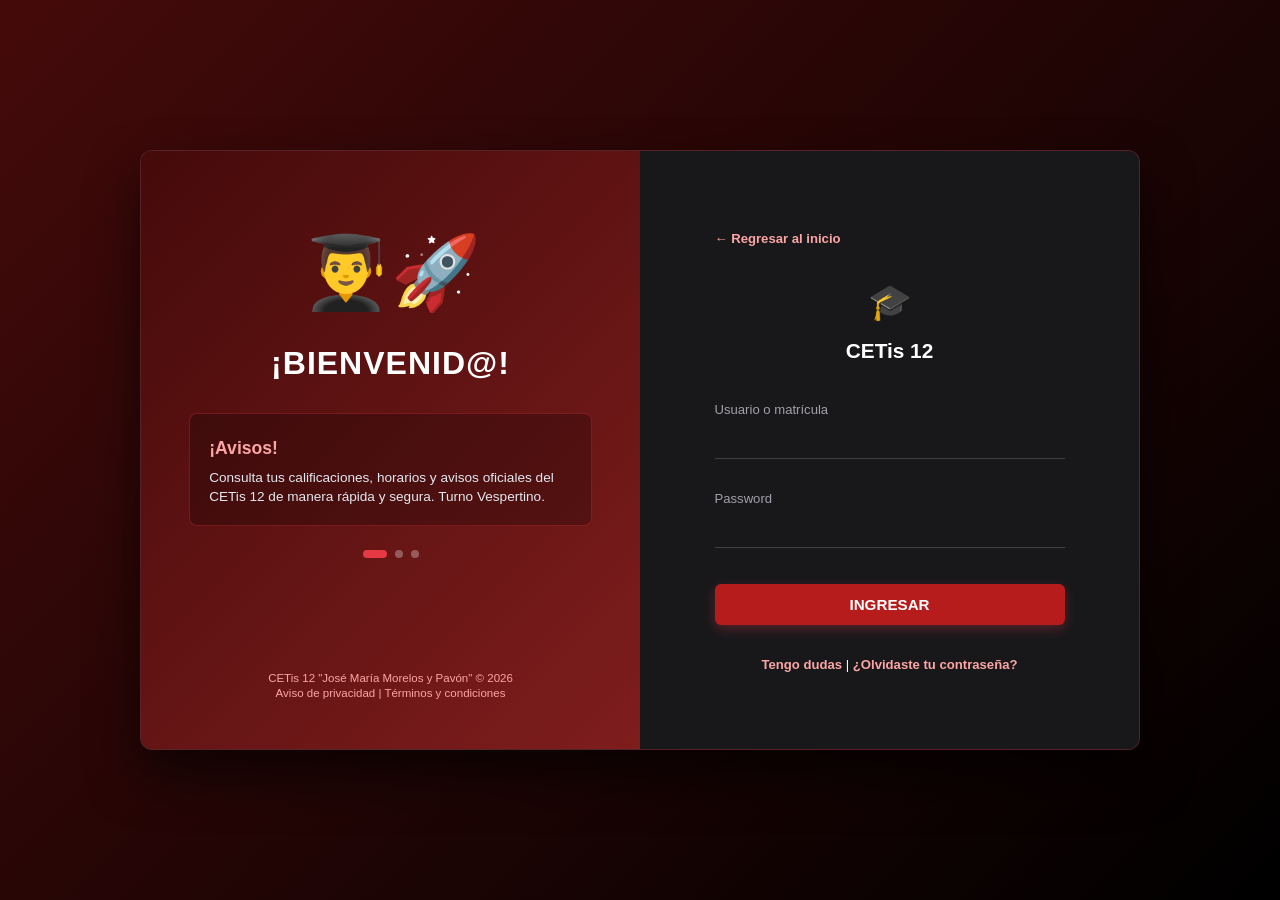
<file: login.html>
<!DOCTYPE html>
<html lang="es">
<head>
    <meta charset="UTF-8">
    <meta name="viewport" content="width=device-width, initial-scale=1.0">
    <title>Portal de Alumnos - CETis 12</title>
    <link rel="stylesheet" href="styles.css">
</head>
<body class="cbtis-login-body">

    <!-- Contenedor principal de dos columnas -->
    <div class="cbtis-login-container">

        <!-- LADO IZQUIERDO: Panel Azul con Bienvenida e Ilustración -->
        <div class="cbtis-left-panel">
            <div class="cbtis-left-content">
                
                <div class="cbtis-illustration-box">
                    <div class="cbtis-badge-icon">👨‍🎓🚀</div>
                    <h2>¡BIENVENID@!</h2>
                </div>

                <div class="cbtis-notices-box">
                    <h3>¡Avisos!</h3>
                    <p>Consulta tus calificaciones, horarios y avisos oficiales del CETis 12 de manera rápida y segura. Turno Vespertino.</p>
                </div>

                <div class="cbtis-slider-dots">
                    <span class="cbtis-dot active"></span>
                    <span class="cbtis-dot"></span>
                    <span class="cbtis-dot"></span>
                </div>
            </div>

            <div class="cbtis-left-footer">
                CETis 12 "José María Morelos y Pavón" &copy; 2026<br>
                <span>Aviso de privacidad | Términos y condiciones</span>
            </div>
        </div>

        <!-- LADO DERECHO: Panel Blanco con el Formulario de Acceso -->
        <div class="cbtis-right-panel">
            <div class="cbtis-login-wrapper">
                
                <div class="login-back-container">
                    <a href="index.html" class="cbtis-back-link">← Regresar al inicio</a>
                </div>

                <div class="cbtis-logo-header">
                    <div class="login-logo-emoji">🎓</div>
                    <h1>CETis <strong>12</strong></h1>
                </div>

                <form id="form-login" action="#" method="POST">
                    
                    <div class="cbtis-input-group">
                        <label for="usuario">Usuario o matrícula</label>
                        <input type="text" id="usuario" name="usuario" required>
                    </div>

                    <div class="cbtis-input-group">
                        <label for="password">Password</label>
                        <input type="password" id="password" name="password" required>
                    </div>

                    <button type="submit" class="cbtis-btn-ingresar">INGRESAR</button>

                </form>

                <div class="cbtis-login-help">
                    <a href="#">Tengo dudas</a> | <a href="#">¿Olvidaste tu contraseña?</a>
                </div>

            </div>
        </div>

    </div>

    <script src="script.js"></script>
</body>
</html>
</file>
<file: styles.css>
/* ======================================================================
   PALETA DE COLORES INSTITUCIONALES - CETis 12 (Uniforme / Guinda / Rojo)
   ====================================================================== */
:root {
    --cetis-rojo-vivo: #e63946;       /* Rojo vivo deportivo / acentos */
    --cetis-rojo-fuerte: #b71c1c;     /* Rojo institucional fuerte */
    --cetis-vino: #7f1d1d;          /* Tono vino elegante */
    --cetis-vino-oscuro: #450a0a;   /* Vino muy oscuro / casi negro */
    --cetis-negro: #000000;         /* Fondo negro azabache principal */
    --cetis-blanco: #f8fafc;        /* Texto y detalles claros */
    --cetis-card-bg: #18181b;       /* Fondo de tarjetas oscuro estilizado */
}

/* ======================================================================
   ESTILOS GENERALES Y PORTADA - CETis 12
   ====================================================================== */
*{
    box-sizing: border-box; /* Incluye bordes y rellenos en el ancho y alto total */
    margin: 0;              /* Elimina los márgenes predeterminados de la página */
    padding: 0;             /* Elimina los rellenos internos predeterminados */
}

body {
    font-family: 'Segoe UI', Tahoma, Geneva, Verdana, sans-serif; /* Tipografía principal limpia y moderna */
    color: var(--cetis-blanco);           /* Color de texto base claro */
    background-color: var(--cetis-negro); /* Color de fondo general negro azabache */
    line-height: 1.6;                     /* Espaciado de línea cómodo para la lectura */
}

/* --------------------------------------------------------------------
   BARRA SUPERIOR DE CONTACTO
   -------------------------------------------------------------------- */
.top-bar {
    background-color: var(--cetis-vino-oscuro); /* Fondo vino oscuro institucional para la franja superior */
    color: #cbd5e1;                           /* Color de texto gris claro secundario */
    font-size: 0.82rem;                       /* Tamaño de fuente pequeño y sutil */
    padding: 0.5rem 2rem;                     /* Relleno interno superior/inferior y lateral */
    border-bottom: 1px solid rgba(230, 57, 70, 0.2); /* Línea divisoria inferior translúcida con acento rojo */
}

.top-bar-container {
    max-width: 1200px;     /* Ancho máximo estructurado para mantener simetría */
    margin: 0 auto;        /* Centra horizontalmente el contenedor */
    display: flex;         /* Activa el diseño flexible */
    justify-content: space-between; /* Distribuye el espacio entre los elementos internos */
    align-items: center;   /* Centra verticalmente los elementos */
}

.top-contacts {
    display: flex;         /* Distribuye los datos de contacto en fila horizontal */
    gap: 2rem;             /* Separación horizontal entre los elementos */
}

.top-item.whatsapp {
    color: #4ade80;        /* Color verde característico para destacar WhatsApp */
}

/* ======================================================================
   BARRA DE NAVEGACIÓN RESPONSIVA
   ====================================================================== */
.navbar {
    background-color: var(--cetis-negro); /* Fondo negro azabache para el menú de navegación */
    border-bottom: 1px solid rgba(230, 57, 70, 0.3); /* Borde inferior sutil con acento rojo */
    position: sticky;            /* Fija la barra en la parte superior al hacer scroll */
    top: 0;                      /* Posición de anclaje exacto en la parte superior */
    z-index: 1000;               /* Asegura que la barra esté siempre por encima de otros elementos */
    padding: 0.8rem 1.5rem;      /* Relleno interior de la barra de navegación */
}

.nav-container {
    max-width: 1200px;           /* Ancho máximo alineado con el resto del sitio */
    margin: 0 auto;              /* Centra el contenedor del menú */
    display: flex;               /* Modelo flexible */
    justify-content: space-between; /* Separa el logotipo de los enlaces del menú */
    align-items: center;         /* Alinea verticalmente al centro */
    flex-wrap: wrap;             /* Permite que los elementos bajen si falta espacio */
    gap: 1.0rem;                   /* Espaciado predeterminado */
}

.nav-brand {
    display: flex;               /* Contenedor flexible para la marca/logo */
    align-items: center;         /* Centra verticalmente el logotipo */
}

.brand-logo-img {
    height: 55px;                /* Altura fija estándar para el logotipo institucional */
    width: auto;                 /* Ancho proporcional automático */
    object-fit: contain;         /* Evita deformaciones en la imagen */
    display: block;              /* Elimina espacios fantasma inferiores */
}

.nav-links {
    display: flex;               /* Organiza los enlaces de navegación en línea */
    align-items: center;         /* Centra verticalmente */
    gap: 1.5rem;                 /* Espacio de separación entre cada opción del menú */
    flex-wrap: wrap;             /* Adaptable en pantallas chicas */
}

.nav-links a {
    text-decoration: none;       /* Quita el subrayado predeterminado de los enlaces */
    color: #d1d5db;              /* Color de texto gris claro legible */
    font-weight: 600;            /* Seminegrita para mejor visibilidad */
    font-size: 0.9rem;           /* Tamaño de fuente adecuado */
    transition: color 0.2s;      /* Transición suave al cambiar de color */
}

.nav-links a:hover {
    color: var(--cetis-rojo-vivo); /* Cambia a rojo vivo al pasar el cursor */
}

.btn-nav-login {
    background-color: var(--cetis-rojo-fuerte); /* Fondo rojo fuerte institucional para el botón */
    color: white !important;                    /* Texto blanco forzado */
    padding: 8px 16px;                          /* Relleno interior del botón */
    border-radius: 6px;                         /* Esquinas redondeadas */
    transition: background-color 0.2s;          /* Transición suave en el color de fondo */
}

.btn-nav-login:hover {
    background-color: var(--cetis-rojo-vivo);   /* Rojo más vivo al pasar el cursor */
}

@media (max-width: 600px) {
    .navbar {
        padding: 0.6rem 1rem;  /* Reduce el padding en pantallas móviles pequeñas */
    }
    .nav-container {
        justify-content: center; /* Centra los elementos del menú en móviles */
    }
    .nav-links {
        gap: 1.0rem;             /* Reduce el espacio entre enlaces */
        justify-content: center; /* Centra los enlaces */
    }
}

/* --------------------------------------------------------------------
   SECCIÓN HERO (DOS COLUMNAS CON COLLAGE) - CETis 12
   -------------------------------------------------------------------- */
.hero-section {
    background: linear-gradient(135deg, var(--cetis-vino-oscuro) 0%, var(--cetis-vino) 50%, var(--cetis-negro) 100%); /* Fondo con degradado vino/negro */
    color: white;              /* Texto general en blanco para alto contraste */
    padding: 5rem 2rem;        /* Relleno superior/inferior amplio y lateral */
    overflow: hidden;          /* Oculta desbordamientos */
}

.hero-container {
    max-width: 1200px;         /* Ancho máximo del contenedor principal */
    margin: 0 auto;            /* Centra el contenedor */
    display: grid;             /* Utiliza CSS Grid para organizar las columnas */
    grid-template-columns: 1.1fr 0.9fr; /* Texto ligeramente más ancho que el collage */
    gap: 3rem;                 /* Espacio de separación entre columnas */
    align-items: center;       /* Alinea verticalmente al centro */
}

@media (max-width: 900px) {
    .hero-container {
        grid-template-columns: 1fr; /* Cambia a una sola columna en pantallas medianas/móviles */
    }
}

.hero-tag {
    display: inline-block;     /* Permite aplicar padding y márgenes como bloque */
    background-color: rgba(230, 57, 70, 0.2); /* Fondo rojo translúcido */
    border: 1px solid rgba(230, 57, 70, 0.4); /* Borde rojo claro sutil */
    color: #fca5a5;            /* Texto rojo claro brillante */
    padding: 6px 16px;         /* Relleno interior */
    border-radius: 20px;       /* Bordes redondeados estilo píldora */
    font-size: 0.85rem;        /* Tamaño de fuente compacto */
    font-weight: 600;          /* Seminegrita */
    text-transform: uppercase; /* Convierte el texto en mayúsculas */
    margin-bottom: 1.5rem;     /* Margen inferior */
}

.hero-text-side h1 {
    font-size: 2.8rem;         /* Tamaño de fuente grande para el título principal */
    font-weight: 800;          /* Grosor muy marcado */
    margin-bottom: 1rem;       /* Espacio inferior */
    letter-spacing: -0.5px;    /* Reduce ligeramente el espacio entre letras */
    line-height: 1.2;          /* Altura de línea compacta */
}

.hero-text-side p {
    font-size: 1.1rem;         /* Tamaño de fuente cómodo para la descripción */
    color: #cbd5e1;            /* Color gris claro legible */
    margin-bottom: 2rem;       /* Espacio inferior */
    line-height: 1.6;          /* Altura de línea legible */
}

.hero-cta-box {
    background: rgba(9, 9, 11, 0.6); /* Fondo oscuro semitransparente */
    border: 1px solid rgba(230, 57, 70, 0.3); /* Borde sutil translúcido */
    padding: 1.8rem;           /* Relleno interno */
    border-radius: 12px;       /* Bordes redondeados */
    backdrop-filter: blur(6px); /* Efecto de desenfoque de cristal esmerilado */
}

.btn-orange {
    display: inline-block;     /* Permite dimensiones en enlaces */
    background: linear-gradient(135deg, var(--cetis-rojo-vivo) 0%, var(--cetis-rojo-fuerte) 100%); /* Degradado rojo llamativo */
    color: white;              /* Texto blanco */
    padding: 14px 28px;        /* Relleno interior generoso */
    border-radius: 8px;        /* Bordes redondeados */
    text-decoration: none;     /* Quita subrayado */
    font-weight: 700;          /* Negrita */
    font-size: 1.05rem;        /* Tamaño destacado */
    box-shadow: 0 4px 15px rgba(230, 57, 70, 0.4); /* Sombra roja difuminada */
    transition: transform 0.2s, box-shadow 0.2s; /* Transiciones suaves */
    margin-bottom: 1.2rem;     /* Espacio inferior */
}

.btn-orange:hover {
    transform: translateY(-2px); /* Eleva ligeramente el botón al pasar el cursor */
    box-shadow: 0 6px 20px rgba(230, 57, 70, 0.6); /* Aumenta intensidad de sombra */
}

.hero-benefits {
    display: flex;             /* Organiza los beneficios en línea flexible */
    flex-wrap: wrap;           /* Salto de línea automático */
    gap: 15px;                 /* Espacio entre beneficios */
    font-size: 0.9rem;         /* Tamaño estándar */
    color: #e2e8f0;            /* Gris claro */
    font-weight: 500;          /* Peso medio */
}

/* Estilos del Collage de Imágenes */
.image-collage {
    display: flex;             /* Organiza los elementos en columna */
    flex-direction: column;    /* Dirección vertical */
    gap: 15px;                 /* Espacio entre imágenes */
    background: rgba(255, 255, 255, 0.03); /* Fondo translúcido sutil */
    padding: 20px;             /* Relleno interior */
    border-radius: 20px;       /* Bordes redondeados del contenedor */
    border: 1px solid rgba(230, 57, 70, 0.2); /* Borde sutil */
}

.collage-main img {
    width: 100%;               /* Ancho completo */
    height: 240px;             /* Altura fija para la imagen principal */
    object-fit: cover;         /* Recorta proporcionalmente sin deformar */
    border-radius: 12px;       /* Bordes redondeados */
    box-shadow: 0 10px 25px rgba(0,0,0,0.5); /* Sombra de profundidad */
}

.collage-sub {
    display: grid;             /* Cuadrícula para las dos imágenes inferiores */
    grid-template-columns: 1fr 1fr; /* Dos columnas iguales */
    gap: 15px;                 /* Espacio entre las secundarias */
}

.collage-sub img {
    width: 100%;               /* Ancho completo */
    height: 140px;             /* Altura fija para secundarias */
    object-fit: cover;         /* Recorte proporcional */
    border-radius: 12px;       /* Bordes redondeados */
    box-shadow: 0 8px 20px rgba(0,0,0,0.5); /* Sombra de profundidad */
}

/* Clases específicas para el formulario de informes */
.hero-title-custom {
    font-size: 2.5rem;         /* Tamaño de título personalizado */
    margin-bottom: 1rem;       /* Margen inferior */
}

.hero-desc-custom {
    color: #cbd5e1;            /* Color secundario */
    font-size: 1rem;           /* Tamaño legible */
    margin-bottom: 1.5rem;     /* Margen inferior */
}

.hero-subtitle-custom {
    font-size: 0.95rem;        /* Subtítulo */
    font-weight: 600;          /* Seminegrita */
    color: #fca5a5;            /* Rojo claro */
    margin-bottom: 0.8rem;     /* Margen inferior */
}

.hero-benefits-column {
    display: flex;             /* Flexible vertical */
    flex-direction: column;    /* Apilado vertical */
    gap: 8px;                  /* Espaciado ajustado */
}

.cbtis-hero-form-card {
    background-color: var(--cetis-card-bg); /* Fondo de tarjeta oscuro estilizado */
    border: 1px solid rgba(230, 57, 70, 0.3); /* Borde con acento rojo */
    padding: 2.2rem;           /* Relleno interno amplio */
    border-radius: 16px;       /* Bordes redondeados marcados */
    box-shadow: 0 20px 40px rgba(0, 0, 0, 0.5); /* Sombra elegante flotante */
    width: 100%;               /* Ancho completo disponible */
    max-width: 440px;          /* Ancho máximo de la tarjeta */
    margin: 0 auto;            /* Centrado horizontal */
}

.form-card-title {
    color: white;              /* Color blanco para alto contraste */
    font-size: 1.25rem;        /* Mediano destacado */
    font-weight: 700;          /* Negrita */
    margin-bottom: 1rem;       /* Margen inferior */
    text-align: center;        /* Centrado */
}

.form-group-margin {
    margin-bottom: 1rem;       /* Espacio inferior estándar entre campos */
}

.form-control-input {
    width: 100%;               /* Ancho completo */
    border: 1px solid #3f3f46; /* Borde gris oscuro */
    background-color: #09090b; /* Fondo negro */
    color: white;              /* Texto blanco */
    border-radius: 8px;        /* Bordes redondeados */
    padding: 10px 14px;        /* Relleno interior cómodo */
    font-size: 0.9rem;         /* Tamaño de letra interno */
    outline: none;             /* Sin borde de enfoque por defecto */
}

.form-control-select {
    width: 100%;               /* Ancho completo */
    border: 1px solid #3f3f46; /* Borde gris oscuro */
    background-color: #09090b; /* Fondo negro */
    color: white;              /* Texto blanco */
    border-radius: 8px;        /* Bordes redondeados */
    padding: 10px 14px;        /* Relleno interior */
    font-size: 0.9rem;         /* Tamaño de fuente */
    outline: none;             /* Quita contorno */
}

.form-date-label {
    font-size: 0.78rem;        /* Letra pequeña para etiquetas de fecha */
    color: #a1a1aa;            /* Gris secundario */
    display: block;            /* Ocupa su propia línea */
    margin-bottom: 2px;        /* Margen inferior mínimo */
}

.form-control-date {
    width: 100%;               /* Ancho completo */
    border: 1px solid #3f3f46; /* Borde gris oscuro */
    background-color: #09090b; /* Fondo negro */
    color: white;              /* Texto blanco */
    border-radius: 8px;        /* Bordes redondeados */
    padding: 8px 14px;         /* Relleno interior */
    font-size: 0.9rem;         /* Tamaño de fuente */
    outline: none;             /* Quita contorno */
}

.form-control-textarea {
    width: 100%;               /* Ancho completo */
    border: 1px solid #3f3f46; /* Borde gris oscuro */
    background-color: #09090b; /* Fondo negro */
    color: white;              /* Texto blanco */
    border-radius: 8px;        /* Bordes redondeados */
    padding: 10px 14px;        /* Relleno interior */
    font-size: 0.9rem;         /* Tamaño de fuente */
    outline: none;             /* Quita contorno */
    font-family: inherit;      /* Hereda tipografía general */
}

/* ======================================================================
   CORRECCIÓN DEFINITIVA PARA LA CASILLA Y EL TEXTO DE ACEPTAR TÉRMINOS - CETis 12
   ====================================================================== */
.form-group-checkbox {
    margin-bottom: 1.2rem;       /* Espacio inferior */
    display: flex;               /* Contenedor flexible */
    flex-direction: row !important; /* Fuerza dirección horizontal estricta */
    align-items: flex-start !important; /* Alinea arriba */
    justify-content: flex-start !important; /* Alinea a la izquierda */
    gap: 10px;                   /* Espacio horizontal entre cuadro y texto */
    text-align: left;            /* Alineación izquierda */
    width: 100%;                 /* Ancho completo */
}

.form-checkbox-input {
    width: 18px !important;      /* Ancho fijo forzado para el checkbox */
    height: 18px !important;     /* Alto fijo forzado */
    min-width: 18px;             /* Evita compresión */
    cursor: pointer;             /* Cambia cursor a mano */
    margin-top: 2px;             /* Ajuste vertical fino con la primera línea */
    flex-shrink: 0;              /* Impide deformación */
    appearance: auto;            /* Restaura el comportamiento visual nativo */
    -webkit-appearance: checkbox; /* Compatibilidad WebKit */
}

.form-checkbox-label {
    font-size: 0.78rem !important; /* Letra pequeña legible para textos legales */
    color: #d1d5db !important;   /* Gris claro adaptado para fondo oscuro */
    line-height: 1.35 !important; /* Altura de línea compacta */
    cursor: pointer;             /* Cursor interactivo */
    display: inline-block !important; /* Comportamiento en línea */
    width: auto !important;      /* Ancho automático */
    flex: 1;                     /* Ocupa el resto del espacio disponible */
}

.form-submit-btn {
    background-color: var(--cetis-rojo-fuerte); /* Fondo rojo fuerte institucional para el botón enviar */
    width: 100%;                 /* Ancho completo */
    border-radius: 8px;          /* Bordes redondeados */
    padding: 12px;               /* Relleno interior */
    font-weight: 700;            /* Negrita */
    color: white;                /* Texto blanco */
    border: none;                /* Sin bordes */
    cursor: pointer;             /* Cursor de mano */
    transition: background 0.2s; /* Transición suave */
}

.form-submit-btn:hover {
    background-color: var(--cetis-rojo-vivo); /* Cambio a rojo vivo al pasar el cursor */
}

.cbtis-hero-form-card input:focus, 
.cbtis-hero-form-card select:focus, 
.cbtis-hero-form-card textarea:focus {
    border-color: var(--cetis-rojo-vivo) !important; /* Cambia el borde a rojo vivo al enfocar */
    box-shadow: 0 0 0 3px rgba(230, 57, 70, 0.2) !important; /* Brillo rojizo sutil alrededor */
}

/* ======================================================================
   ESTILOS DE OFERTA EDUCATIVA CON IMÁGENES - CETis 12
   ====================================================================== */
.careers-section {
    padding: 5rem 2rem;            /* Espaciado superior/inferior */
    background-color: var(--cetis-negro); /* Fondo negro azabache institucional */
}

.section-container {
    max-width: 1200px;             /* Ancho máximo centrado */
    margin: 0 auto;                /* Centrado horizontal */
}

.section-header {
    text-align: center;            /* Centrado de títulos de sección */
    margin-bottom: 3.5rem;         /* Espacio inferior */
}

.section-header h2 {
    font-size: 2.2rem;             /* Título grande */
    color: white;                  /* Color blanco para alto contraste */
    margin-bottom: 0.5rem;         /* Espacio con subtítulo */
}

.section-header p {
    color: #a1a1aa;                /* Gris secundario claro */
    font-size: 1.05rem;            /* Tamaño legible */
}

.careers-grid {
    display: grid;                 /* Cuadrícula CSS adaptable */
    grid-template-columns: repeat(auto-fit, minmax(260px, 1fr)); /* Columnas responsivas */
    gap: 2.5rem;                   /* Espacio entre tarjetas */
}

.career-card {
    background-color: var(--cetis-card-bg); /* Fondo de tarjeta oscuro estilizado */
    border: 1px solid rgba(230, 57, 70, 0.2); /* Borde sutil con tono rojo */
    border-radius: 12px;           /* Esquinas redondeadas */
    overflow: hidden;              /* Oculta desbordamientos internos */
    box-shadow: 0 4px 6px rgba(0, 0, 0, 0.3); /* Sombra oscura profunda */
    transition: transform 0.2s ease, box-shadow 0.2s ease, border-color 0.2s ease; /* Transiciones suaves */
}

.career-card:hover {
    transform: translateY(-5px);   /* Eleva la tarjeta al pasar el cursor */
    border-color: var(--cetis-rojo-vivo); /* Borde rojo vivo al hacer hover */
    box-shadow: 0 15px 30px rgba(230, 57, 70, 0.2); /* Acentúa la sombra rojiza */
}

.career-img-container {
    width: 100%;                   /* Ancho completo */
    height: 160px;                 /* Altura fija de imagen */
    overflow: hidden;              /* Oculta desbordamientos */
}

.career-img-container img {
    width: 100%;                   /* Ancho adaptado */
    height: 100%;                  /* Alto adaptado */
    object-fit: cover;             /* Recorte proporcional */
    transition: transform 0.3s ease; /* Transición para zoom */
}

.career-card:hover .career-img-container img {
    transform: scale(1.05);        /* Efecto zoom in en imagen al hacer hover */
}

.career-content {
    padding: 1.8rem;               /* Relleno interno de textos */
}

.career-content h3 {
    font-size: 1.15rem;            /* Tamaño de título */
    color: white;                  /* Color blanco */
    margin-bottom: 0.8rem;         /* Espacio inferior */
    font-weight: 700;              /* Negrita */
}

.career-content p {
    color: #a1a1aa;                /* Gris descriptivo claro */
    font-size: 0.9rem;             /* Tamaño estándar */
    line-height: 1.5;              /* Altura de línea */
}

/* ======================================================================
   ESTILOS DEL PIE DE PÁGINA (FOOTER CON REDES SOCIALES) - CETis 12
   ====================================================================== */
.footer {
    background-color: var(--cetis-vino-oscuro); /* Fondo vino oscuro institucional */
    color: #94a3b8;                /* Texto gris claro */
    padding: 2.5rem 2rem;          /* Relleno interior */
    border-top: 1px solid rgba(230, 57, 70, 0.2); /* Línea superior sutil con acento rojo */
}

.footer-container {
    max-width: 1200px;             /* Ancho máximo alineado */
    margin: 0 auto;                /* Centrado horizontal */
    display: flex;                 /* Distribución flexible */
    justify-content: space-between; /* Separa créditos de redes */
    align-items: center;           /* Centrado vertical */
    flex-wrap: wrap;               /* Adaptable */
    gap: 1.5rem;                   /* Espacio entre elementos */
}

.footer-info p {
    font-size: 0.9rem;             /* Tamaño estándar */
    color: #cbd5e1;                /* Color legible */
    margin-bottom: 0.3rem;         /* Espacio mínimo */
}

.footer-author {
    font-size: 0.82rem;            /* Letra pequeña para autor */
    color: #a1a1aa;                /* Gris sutil claro */
}

.footer-socials {
    display: flex;                 /* Iconos en línea */
    gap: 12px;                     /* Espacio entre iconos */
}

.social-icon {
    width: 38px;                   /* Ancho fijo circular */
    height: 38px;                  /* Alto fijo circular */
    background: rgba(255, 255, 255, 0.08); /* Fondo translúcido */
    border: 1px solid rgba(230, 57, 70, 0.3); /* Borde sutil con acento rojo */
    color: #ffffff;                /* Icono blanco */
    border-radius: 50%;            /* Círculo perfecto */
    display: flex;                 /* Centrado interno */
    align-items: center;           /* Centrado vertical */
    justify-content: center;       /* Centrado horizontal */
    text-decoration: none;         /* Sin subrayado */
    font-weight: 700;              /* Negrita */
    font-size: 0.95rem;            /* Tamaño del símbolo */
    transition: background 0.2s, transform 0.2s, border-color 0.2s; /* Transiciones */
}

.social-icon:hover {
    background: var(--cetis-rojo-vivo); /* Rojo vivo al pasar cursor */
    border-color: var(--cetis-rojo-vivo); /* Borde rojo vivo */
    transform: translateY(-3px);   /* Eleva sutilmente el icono */
}

@media (max-width: 768px) {
    .footer-container {
        flex-direction: column;    /* Columna en tablets y móviles */
        text-align: center;        /* Centra textos del footer */
    }
    .footer-socials {
        justify-content: center;   /* Centra iconos sociales */
    }
}

/* ======================================================================
   ESTILOS DE LOGIN EN PANTALLA PARTIDA - CETis 12
   ====================================================================== */
.cbtis-login-body {
    margin: 0;                     /* Sin márgenes */
    padding: 0;                    /* Sin padding */
    font-family: 'Segoe UI', Tahoma, Geneva, Verdana, sans-serif; /* Tipografía general */
    background: linear-gradient(135deg, var(--cetis-vino-oscuro) 0%, var(--cetis-negro) 100%); /* Fondo degradado vino/negro */
    min-height: 100vh;             /* Altura mínima de pantalla completa */
    display: flex;                 /* Centrado flexible */
    justify-content: center;       /* Centrado horizontal */
    align-items: center;           /* Centrado vertical */
}

.cbtis-login-container {
    width: 100%;                   /* Ancho completo */
    max-width: 1000px;             /* Ancho máximo de la tarjeta de login */
    height: 600px;                 /* Altura fija estándar */
    background-color: var(--cetis-card-bg); /* Fondo de tarjeta oscuro estilizado */
    border-radius: 12px;           /* Bordes redondeados */
    border: 1px solid rgba(230, 57, 70, 0.3); /* Borde sutil rojo */
    box-shadow: 0 25px 50px rgba(0, 0, 0, 0.6); /* Sombra pronunciada profunda */
    display: grid;                 /* Pantalla dividida en cuadrícula */
    grid-template-columns: 1fr 1fr; /* Dos columnas iguales (panel izquierdo y derecho) */
    overflow: hidden;              /* Oculta desbordamientos */
    margin: 2rem;                  /* Margen exterior */
}

@media (max-width: 850px) {
    .cbtis-login-container {
        grid-template-columns: 1fr; /* Una sola columna en dispositivos menores */
        height: auto;              /* Altura automática */
    }
    .cbtis-left-panel {
        display: none;             /* Oculta el panel izquierdo decorativo en móviles */
    }
}

.cbtis-left-panel {
    background: linear-gradient(135deg, var(--cetis-vino-oscuro) 0%, var(--cetis-vino) 100%); /* Degradado vino institucional */
    color: white;                  /* Texto blanco */
    padding: 3rem;                 /* Relleno interno */
    display: flex;                 /* Diseño flexible */
    flex-direction: column;        /* Apilado vertical */
    justify-content: space-between; /* Distribuye espacio superior e inferior */
}

.cbtis-illustration-box {
    text-align: center;            /* Centrado */
    margin-top: 1rem;              /* Margen superior */
}

.cbtis-badge-icon {
    font-size: 4.5rem;             /* Tamaño grande para icono/emoji */
    margin-bottom: 0.5rem;         /* Margen inferior */
}

.cbtis-illustration-box h2 {
    font-size: 2rem;               /* Título grande */
    font-weight: 800;              /* Negrita fuerte */
    letter-spacing: 1px;           /* Espaciado entre letras */
}

.cbtis-notices-box {
    background: rgba(0, 0, 0, 0.25); /* Caja oscura translúcida de avisos */
    border: 1px solid rgba(230, 57, 70, 0.3); /* Borde sutil rojo */
    padding: 1.2rem;               /* Relleno interno */
    border-radius: 8px;            /* Bordes redondeados */
    margin-top: 1.5rem;            /* Margen superior */
}

.cbtis-notices-box h3 {
    font-size: 1.1rem;             /* Título de aviso */
    margin-bottom: 0.4rem;         /* Margen inferior */
    color: #fca5a5;                /* Rojo claro brillante */
}

.cbtis-notices-box p {
    font-size: 0.85rem;            /* Texto pequeño */
    color: #e2e8f0;                /* Gris claro legible */
    line-height: 1.4;              /* Altura de línea */
}

.cbtis-slider-dots {
    display: flex;                 /* Indicadores de slider en fila */
    justify-content: center;       /* Centrados */
    gap: 8px;                      /* Espacio entre puntos */
    margin-top: 1.5rem;            /* Margen superior */
}

.cbtis-dot {
    width: 8px;                    /* Ancho de punto inactivo */
    height: 8px;                   /* Alto de punto inactivo */
    background-color: rgba(255, 255, 255, 0.3); /* Translúcido */
    border-radius: 50%;            /* Circular */
}

.cbtis-dot.active {
    background-color: var(--cetis-rojo-vivo); /* Rojo vivo para punto activo */
    width: 24px;                   /* Más ancho simulando barra activa */
    border-radius: 4px;            /* Bordes redondeados */
}

.cbtis-left-footer {
    font-size: 0.72rem;            /* Letra pequeña institucional */
    color: #fca5a5;                /* Rojo claro */
    text-align: center;            /* Centrado */
    line-height: 1.3;              /* Altura de línea */
}

.cbtis-right-panel {
    background-color: var(--cetis-card-bg); /* Panel derecho oscuro estilizado para el formulario */
    padding: 3rem 3.5rem;          /* Relleno interno amplio */
    display: flex;                 /* Flexible */
    flex-direction: column;        /* Vertical */
    justify-content: center;       /* Centrado vertical */
}

.cbtis-login-wrapper {
    width: 100%;                   /* Ancho completo */
    max-width: 350px;              /* Ancho máximo del contenedor de login */
    margin: 0 auto;                /* Centrado horizontal */
}

.login-back-container {
    margin-bottom: 1.5rem;         /* Margen inferior */
}

.cbtis-back-link {
    color: #fca5a5;                /* Enlace rojo claro */
    font-size: 0.82rem;            /* Tamaño pequeño */
    text-decoration: none;         /* Sin subrayado */
    font-weight: 600;              /* Seminegrita */
    transition: color 0.2s;        /* Transición suave */
}

.cbtis-back-link:hover {
    color: var(--cetis-rojo-vivo); /* Cambia a rojo vivo al pasar cursor */
    text-decoration: underline;    /* Subraya al pasar cursor */
}

.cbtis-logo-header {
    text-align: center;            /* Centrado */
    margin-bottom: 2rem;           /* Margen inferior */
}

.login-logo-emoji {
    font-size: 2.2rem;             /* Emoji grande */
    margin-bottom: 0.2rem;         /* Margen inferior */
}

.cbtis-logo-header h1 {
    font-size: 1.3rem;             /* Tamaño título */
    color: white;                  /* Blanco para alto contraste */
    font-weight: 700;              /* Negrita */
}

.cbtis-logo-header h1 span {
    color: var(--cetis-rojo-vivo); /* Acento en rojo vivo */
}

.cbtis-input-group {
    margin-bottom: 1.8rem;         /* Espacio inferior */
    position: relative;            /* Posicionamiento relativo */
}

.cbtis-input-group label {
    display: block;                /* Ocupa su línea */
    font-size: 0.82rem;            /* Pequeño */
    color: #a1a1aa;                /* Gris secundario claro */
    margin-bottom: 0.3rem;         /* Margen inferior */
    font-weight: 500;              /* Medio */
}

.cbtis-input-group input {
    width: 100%;                   /* Ancho completo */
    border: none;                  /* Sin borde completo */
    border-bottom: 1px solid #3f3f46; /* Borde inferior oscuro para modo oscuro */
    padding: 8px 0;                /* Relleno */
    font-size: 0.95rem;            /* Tamaño de fuente */
    color: white;                  /* Texto blanco */
    background: transparent;       /* Fondo transparente */
    outline: none;                 /* Sin contorno */
    transition: border-color 0.2s; /* Transición suave */
}

.cbtis-input-group input:focus {
    border-bottom: 2px solid var(--cetis-rojo-vivo); /* Cambia a borde inferior rojo vivo al enfocar */
}

.cbtis-btn-ingresar {
    width: 100%;                   /* Ancho completo */
    background-color: var(--cetis-rojo-fuerte); /* Rojo fuerte institucional */
    color: white;                  /* Texto blanco */
    border: none;                  /* Sin bordes */
    padding: 12px;                 /* Relleno */
    border-radius: 6px;            /* Esquinas redondeadas */
    font-weight: 700;              /* Negrita */
    font-size: 0.95rem;            /* Tamaño */
    cursor: pointer;               /* Mano interactiva */
    box-shadow: 0 4px 12px rgba(230, 57, 70, 0.3); /* Sombra rojiza */
    transition: background-color 0.2s, transform 0.1s; /* Transiciones */
    margin-top: 0.5rem;            /* Margen superior */
}

.cbtis-btn-ingresar:hover {
    background-color: var(--cetis-rojo-vivo); /* Rojo más vivo al pasar cursor */
}

.cbtis-login-help {
    text-align: center;            /* Centrado */
    margin-top: 1.8rem;            /* Margen superior */
    font-size: 0.82rem;            /* Pequeño */
}

.cbtis-login-help a {
    color: #fca5a5;                /* Rojo claro */
    text-decoration: none;         /* Sin subrayado */
    font-weight: 600;              /* Seminegrita */
}

.cbtis-login-help a:hover {
    color: var(--cetis-rojo-vivo); /* Cambia a rojo vivo al pasar cursor */
    text-decoration: underline;    /* Subraya al pasar cursor */
}

/* ======================================================================
   ESTILOS Y RECORRIDO DE DOCENTES - CETis 12
   ====================================================================== */
.teachers-section {
    background: linear-gradient(135deg, var(--cetis-negro) 0%, var(--cetis-vino-oscuro) 100%); /* Fondo degradado oscuro institucional */
    color: white;                  /* Texto blanco */
    padding: 4rem 1.5rem;          /* Relleno superior/inferior y lateral */
}

.teachers-container {
    max-width: 1200px;             /* Ancho máximo centrado */
    margin: 0 auto;                /* Centrado horizontal */
}

.teachers-header {
    display: flex;                 /* Flexible */
    justify-content: space-between; /* Separa título de botones */
    align-items: flex-end;         /* Alineación inferior */
    margin-bottom: 2.5rem;         /* Margen inferior */
    flex-wrap: wrap;               /* Adaptable */
    gap: 1.5rem;                   /* Espacio entre elementos */
}

.teachers-tag {
    display: inline-block;         /* Bloque en línea */
    color: #fca5a5;                /* Rojo claro brillante */
    font-size: 0.82rem;            /* Pequeño */
    font-weight: 700;              /* Negrita */
    text-transform: uppercase;     /* Mayúsculas */
    margin-bottom: 0.6rem;         /* Margen inferior */
    letter-spacing: 0.5px;         /* Espaciado de letras */
}

.convenience-tag-custom {
    color: var(--cetis-rojo-vivo); /* Rojo vivo específico para convenios */
}

.teachers-header h2 {
    font-size: 2.2rem;             /* Título grande */
    font-weight: 800;              /* Negrita fuerte */
    margin-bottom: 0.6rem;         /* Margen inferior */
    letter-spacing: -0.5px;        /* Espaciado ajustado */
}

.teachers-header p {
    color: #cbd5e1;                /* Gris claro */
    font-size: 1rem;               /* Estándar */
    max-width: 700px;              /* Ancho máximo para lectura cómoda */
    line-height: 1.6;              /* Altura de línea */
}

.teachers-nav-buttons {
    display: flex;                 /* Botones en línea */
    gap: 10px;                     /* Espaciado entre flechas */
}

.nav-btn {
    width: 42px;                   /* Ancho fijo circular */
    height: 42px;                  /* Alto fijo circular */
    background: rgba(255, 255, 255, 0.08); /* Translúcido sutil */
    border: 1px solid rgba(230, 57, 70, 0.3); /* Borde translúcido con acento rojo */
    color: white;                  /* Símbolo blanco */
    border-radius: 50%;            /* Circular */
    font-size: 1.4rem;             /* Tamaño de flecha */
    cursor: pointer;               /* Mano interactiva */
    display: flex;                 /* Centrado interno */
    align-items: center;           /* Centrado vertical */
    justify-content: center;       /* Centrado horizontal */
    transition: background 0.2s, transform 0.1s, border-color 0.2s; /* Transiciones */
}

.nav-btn:hover {
    background: var(--cetis-rojo-fuerte); /* Rojo fuerte institucional al pasar cursor */
    border-color: var(--cetis-rojo-vivo); /* Borde rojo vivo */
    transform: scale(1.05);        /* Ligero zoom */
}

.teachers-grid {
    display: flex;                 /* Carrusel horizontal flexible */
    gap: 1.5rem;                   /* Espacio entre tarjetas de profesores */
    overflow-x: auto;              /* Permite scroll horizontal */
    scroll-behavior: smooth;       /* Movimiento fluido al usar botones */
    padding-bottom: 1rem;          /* Relleno inferior */
    scrollbar-width: none;         /* Oculta barra de desplazamiento en Firefox */
}

.teachers-grid::-webkit-scrollbar {
    display: none;                 /* Oculta barra de desplazamiento en Chrome/Safari */
}

.teacher-card {
    flex: 0 0 calc(25% - 1.15rem); /* Ancho fijo exacto para mostrar 4 tarjetas en pantallas grandes */
    background: var(--cetis-card-bg); /* Fondo de tarjeta oscuro estilizado */
    border-radius: 16px;           /* Bordes redondeados */
    overflow: hidden;              /* Oculta desbordamientos */
    border: 1px solid rgba(230, 57, 70, 0.2); /* Borde sutil con acento rojo */
    transition: transform 0.2s ease, box-shadow 0.2s ease, border-color 0.2s ease; /* Transiciones */
}

@media (max-width: 1024px) {
    .teacher-card {
        flex: 0 0 calc(43% - 0.75rem); /* Ajusta para mostrar 2 tarjetas en tablets */
    }
}

@media (max-width: 650px) {
    .teacher-card {
        flex: 0 0 82%;             /* Ajusta para mostrar una tarjeta grande en móviles */
    }
}

.teacher-card:hover {
    transform: translateY(-5px);   /* Eleva la tarjeta al pasar el cursor */
    border-color: var(--cetis-rojo-vivo); /* Borde rojo vivo al hacer hover */
    box-shadow: 0 15px 30px rgba(230, 57, 70, 0.25); /* Sombra rojiza profunda */
}

.teacher-card img {
    width: 100%;                   /* Ancho completo */
    height: 240px;                 /* Altura fija de la foto del docente */
    object-fit: cover;             /* Recorte proporcional */
    object-position: top;          /* Enfoca la parte superior (rostro) de la foto */
}

.teacher-info {
    padding: 1.5rem;               /* Relleno interior para los datos del profesor */
    background: linear-gradient(180deg, rgba(24, 24, 27, 0.95) 0%, rgba(9, 9, 11, 0.98) 100%); /* Degradado interno oscuro */
}

.teacher-info h3 {
    font-size: 1.1rem;             /* Nombre del profesor */
    font-weight: 700;              /* Negrita */
    color: white;                  /* Blanco */
    margin-bottom: 0.4rem;         /* Margen inferior */
}

.teacher-info p {
    font-size: 0.85rem;            /* Descripción de especialidad */
    color: #a1a1aa;                /* Gris claro legible */
    line-height: 1.4;              /* Altura de línea */
}

/* ======================================================================
   ESTILOS DE CONVENIOS EN DOBLE LÍNEA (MARQUESINAS INFINITAS) - CETis 12
   ====================================================================== */
.convenios-section {
    padding: 5rem 0;                 /* Relleno superior e inferior */
    background-color: var(--cetis-negro); /* Fondo negro azabache institucional */
    overflow: hidden;                /* Oculta desbordamientos laterales */
    border-top: 1px solid rgba(230, 57, 70, 0.2); /* Borde superior sutil con acento rojo */
    border-bottom: 1px solid rgba(230, 57, 70, 0.2); /* Borde inferior sutil con acento rojo */
}

.convenios-container {
    max-width: 1200px;               /* Ancho máximo centrado */
    margin: 0 auto;                  /* Centrado horizontal */
    padding: 0 2rem;                 /* Relleno lateral */
}

.marquee-wrapper {
    position: relative;              /* Posicionamiento relativo para la marquesina */
    width: 100%;                     /* Ancho completo */
    overflow: hidden;                /* Oculta tarjetas fuera de pantalla */
    mask-image: linear-gradient(to right, transparent, black 10%, black 90%, transparent); /* Desvanece los bordes izquierdo y derecho */
    -webkit-mask-image: linear-gradient(to right, transparent, black 10%, black 90%, transparent); /* Soporte WebKit para desvanecimiento */
}

.marquee-wrapper-spacing {
    margin-top: 1.5rem;              /* Separación entre la primera y segunda línea de convenios */
}

.marquee-track {
    display: flex;                   /* Elementos en línea horizontal continua */
    gap: 1.5rem;                     /* Espacio entre tarjetas de marcas */
    width: max-content;              /* Ancho automático basado en el contenido total */
}

.marquee-wrapper:hover .marquee-track {
    animation-play-state: paused !important; /* Pausa el movimiento al pasar el cursor sobre las marcas */
}

.marquee-track-top {
    animation: scrollLeft 35s linear infinite; /* Animación continua hacia la izquierda */
}

.marquee-track-bottom {
    animation: scrollRight 35s linear infinite; /* Animación continua hacia la derecha (inversa) */
}

@keyframes scrollLeft {
    0% { transform: translateX(0); }         /* Inicia en posición original */
    100% { transform: translateX(-50%); }    /* Desplaza exactamente la mitad (el grupo original) para crear bucle infinito */
}

@keyframes scrollRight {
    0% { transform: translateX(-50%); }      /* Inicia desplazado a la mitad */
    100% { transform: translateX(0); }       /* Regresa a la posición inicial creando bucle fluido */
}

.convenio-card {
    background: var(--cetis-card-bg); /* Fondo de tarjeta oscuro estilizado */
    border: 1px solid rgba(230, 57, 70, 0.25); /* Borde sutil con tono rojo */
    padding: 1.2rem 2rem;            /* Relleno interior generoso */
    border-radius: 12px;             /* Bordes redondeados */
    font-weight: 600;                /* Seminegrita */
    font-size: 1rem;                 /* Tamaño estándar */
    color: #e2e8f0;                  /* Color de texto gris claro legible */
    white-space: nowrap;             /* Impide que el texto de la marca haga salto de línea */
    box-shadow: 0 4px 6px rgba(0, 0, 0, 0.4); /* Sombra oscura profunda */
    transition: transform 0.2s ease, border-color 0.2s ease, background-color 0.2s ease, color 0.2s ease; /* Transiciones suaves */
    display: flex;                   /* Flexible */
    align-items: center;             /* Centrado vertical */
    justify-content: center;         /* Centrado horizontal */
    min-width: 190px;                /* Ancho mínimo uniforme para todas las tarjetas */
}

.convenio-card:hover {
    transform: translateY(-3px);     /* Eleva la tarjeta de convenio al pasar el cursor */
    border-color: var(--cetis-rojo-vivo); /* Cambia el borde a rojo vivo */
    background-color: var(--cetis-vino-oscuro); /* Fondo vino oscuro al hacer hover */
    color: #ffffff;                  /* Texto blanco brillante */
    box-shadow: 0 10px 20px rgba(230, 57, 70, 0.25); /* Sombra rojiza elegante */
}
</file>
